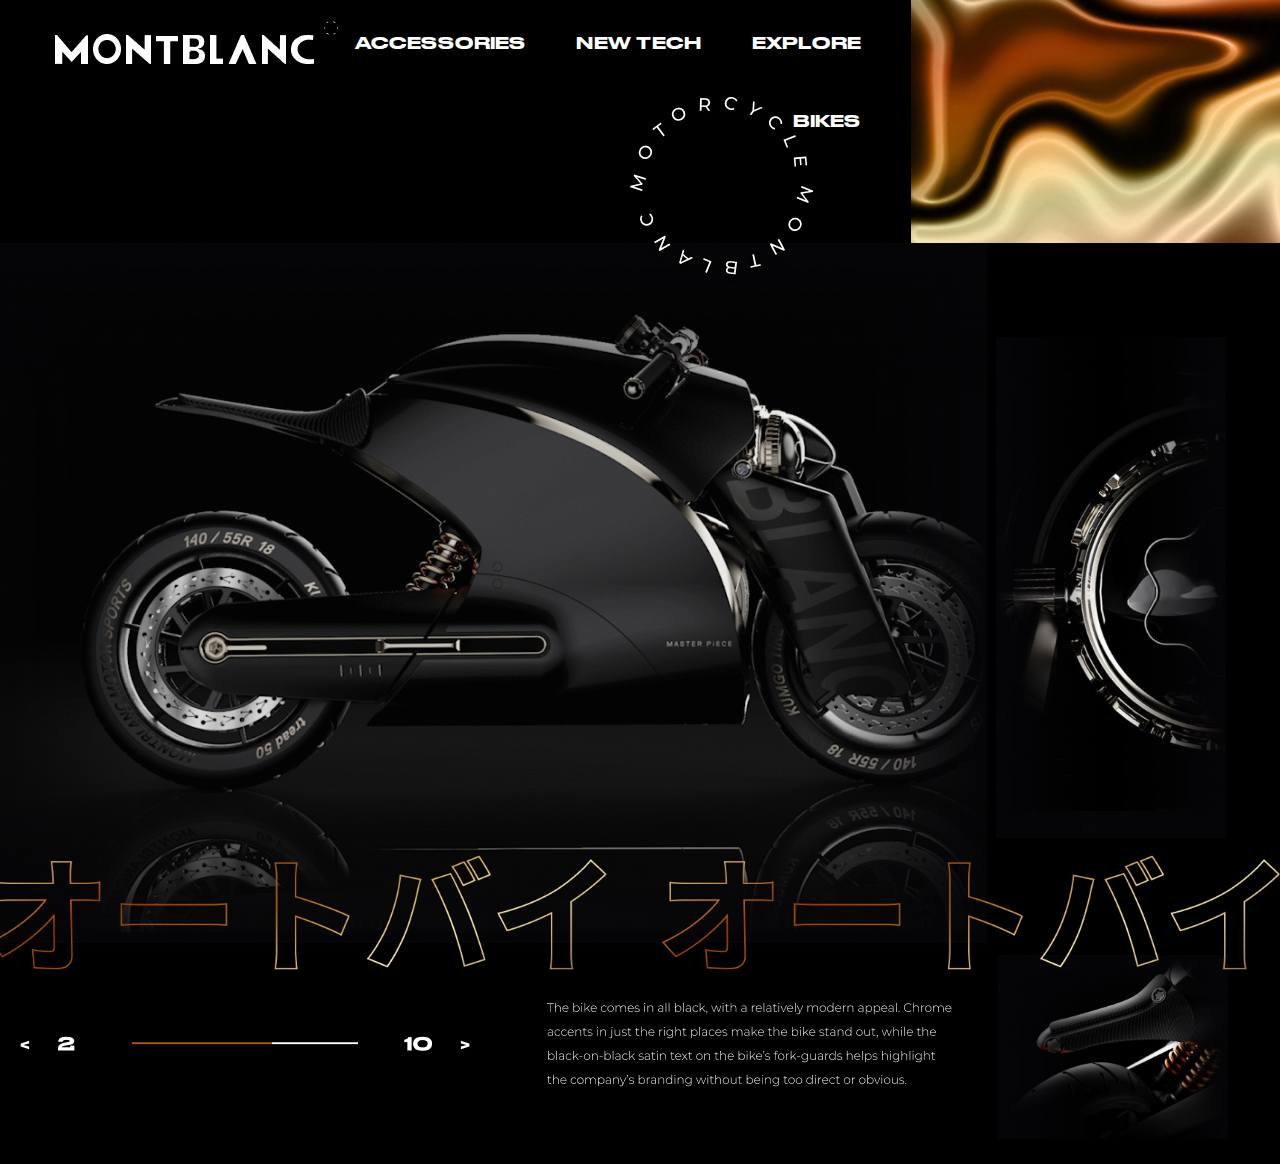
<file: HTMLKB/index.html>
<!DOCTYPE html>
<html lang="en">
<head>
    <title>MONTBLANC</title>
    <link rel="stylesheet" href="assets/styles.css">
    <meta name="viewport" content="width=device-width, initial-scale=1.0">
    <meta charset="UTF-8">
</head>
<body class="outside">
            <div class="navigation">
                <img src="assets/img/logo.png" class="logo"> 
                <img src="assets/img/Gold.jpg" class="zlatna">
                <a href="">EXPLORE</a>
                <a href="">NEW TECH</a>
                <a href="">ACCESSORIES</a>
                <a href="">BIKES</a>
            </div>
                <div class="group">
                    <img src="assets/img/photo 1.png">
                    <img src="assets/img/circle.png" class="circle"> 
                    <img src="assets/img/photo 2.jpg" class="guma">
                    <div class="stats">
                        <div>
                            <a class="sidetext">TOP SPEED</a>
                            <br>
                            <a class="smalltext">6-SPEED CONSTANT-MESH</a>
                            <br>
                            <a class="bigtext">169 MPH</a>
                            <br>
                            <a class="smalltext">272 KM/H</a>
                            <br>
                        </div>
                        <div>
                            <a class="sidetext">POWER</a>
                            <br>
                            <a class="smalltext">121 KW</a>
                            <br>
                            <a class="bigtext">162 HP</a>
                            <br>
                            <a class="smalltext">9.250 RPM</a>
                            <br>
                        </div>
                        <div>
                            <a class="sidetext">TORQUE</a>
                            <br>
                            <a class="smalltext">8.800 RPM</a>
                            <br>
                            <a class="bigtext">130.5 N·M</a>
                            <br>
                            <a class="smalltext">96.3 LBF-FT</a>
                            <br>
                        </div>
                        <div>
                            <a class="sidetext">FUEL CAPACITY</a>
                            <br>
                            <a class="smalltext">4.5 US GAL</a>
                            <br>
                            <a class="bigtext">17 L</a>
                            <br>
                            <a class="smalltext">3.7 IMP GAL</a>
                        </div>
                    </div>
                    <img src="assets/img/VECTOR.png" class="vector">
                </div>

                <div>
                    <img src="assets/img/Info block.png" class="info">
                    <img src="assets/img/photo 3.jpg" class="motor">
                </div>
</body>

</html>
</file>
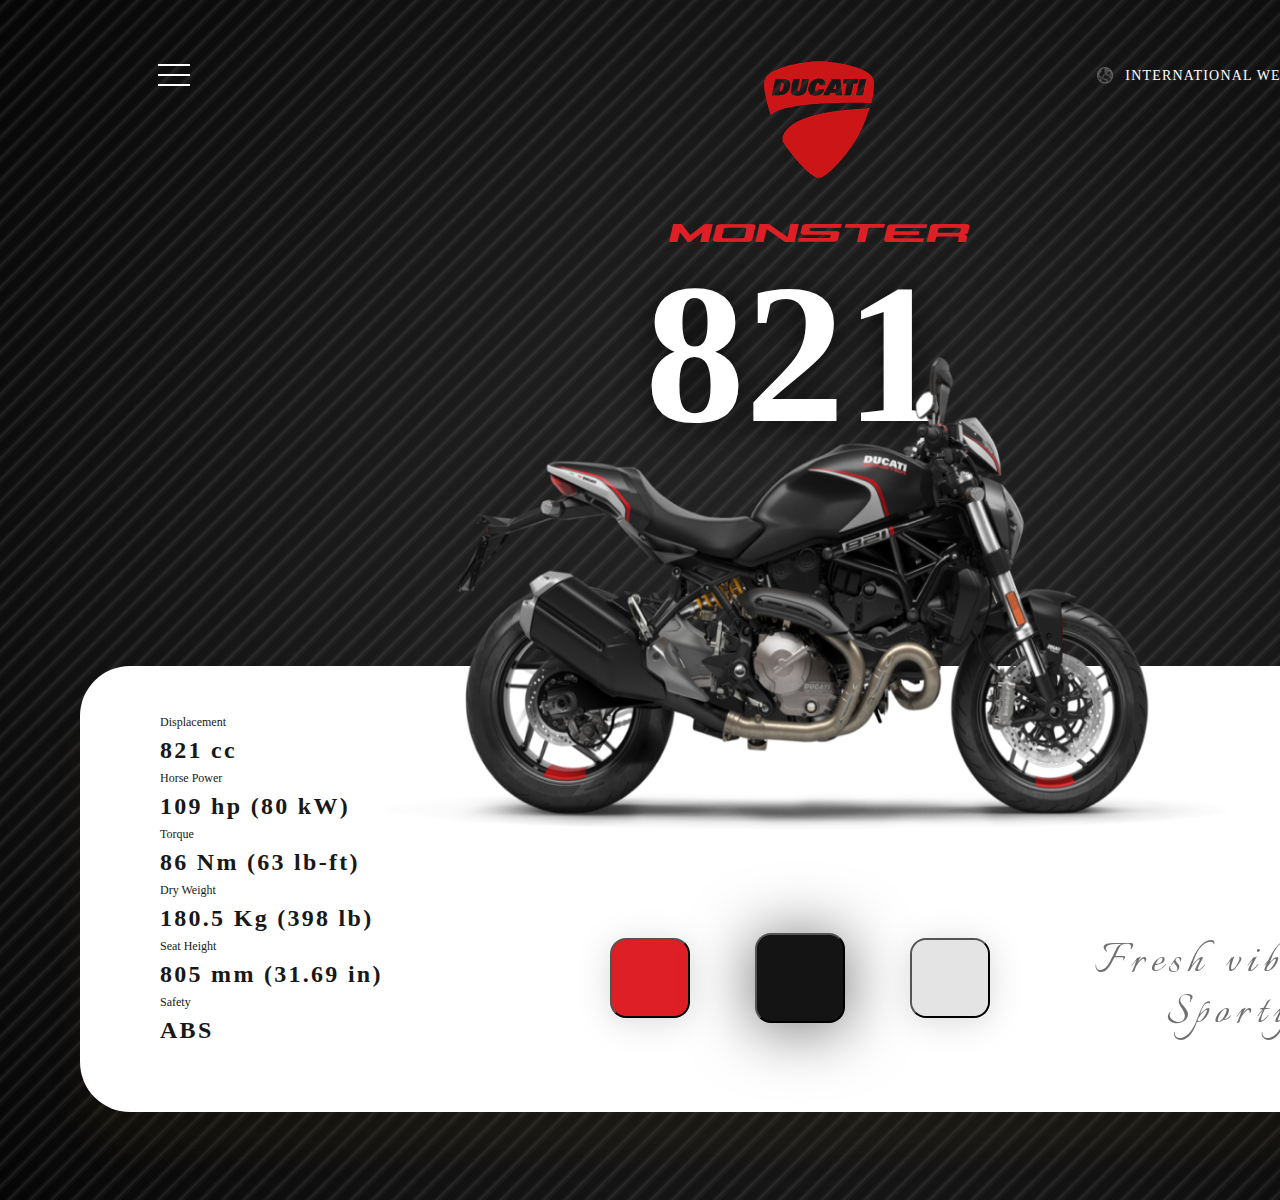
<file: KarloB Test/index.html>
<!DOCTYPE html>
<html lang="en">
<head>
    <title>DUCATI MONSTER</title>
    <link rel="stylesheet" href="assets/styles.css">
    <meta name="viewport" content="width=device-width, initial-scale=1.0">
    <meta charset="UTF-8">
</head>
<body>
        <img src="assets/img/Menu.png" class="menu">
        <img src="assets/img/ducati_id 1.png" class="logo">
    
        <div class="nav">
            <img src="assets/img/ww 1.png">
            <p class="navtext">INTERNATIONAL WEBSITE | MY DUCATI</p>
        </div>
    <img src="assets/img/Monster-MY18-01-Model-Preview-Logotipo 1.png" class="monsterlogo">
    <p class="bignumber">821</p>
    <img src="assets/img/m821stea-sb-light 1.png" class="motor">
    <div class="container"></div>
    <div class="info">
        <p class="smallstats">Displacement</p>
        <p class="bigstats">821 cc</p>
        <p class="smallstats">Horse Power</p>
        <p class="bigstats">109 hp (80 kW)</p>
        <p class="smallstats">Torque</p>
        <p class="bigstats">86 Nm (63 lb-ft)</p>
        <p class="smallstats">Dry Weight</p>
        <p class="bigstats">180.5 Kg (398 lb)</p>
        <p class="smallstats">Seat Height</p>
        <p class="bigstats">805 mm (31.69 in)</p>
        <p class="smallstats">Safety</p>
        <p class="bigstats">ABS</p>
    </div>
    <button class="buttonred">
        <div class="colorred">
        </div>
    </button>
    <button class="buttonblack">
        <div class="colorblack">
        </div>
    </button>
    <button class="buttongray">
        <div class="colorgray"></div>
    </button>
    <p class="italianno">Fresh vibes <br>  &emsp; Sporty soul.</p>





</body>
</html>
</file>
<file: HTMLKB/assets/styles.css>
@font-face{
    src: url(DrukWide-Medium.ttf);
    font-family: DrukWide;
}
*{
    padding: 0;
    margin:0;
}
body{
    font-family: DrukWide;
}

.outside{
    background-color: black;
}
.navigation{
    color: white;
    padding-left: 50px;
}
.navigation a{
    font-family: DrukWide;
    font-size: 12pt;
    float: right;
    padding-top: 35px;
    padding-right: 50px;
}
.logo{
    padding-top: 20px;
}
.zlatna{
    float: right;
    width: 30%;
    height: 30%;
    top: 0;
}
.navigation a:link,.navigation  a:visited,.navigation a:hover,.navigation a:active{
    color: white;
    text-decoration: none;
}
.motorcycle{
    position: relative;
}
.circle{
    position: absolute;
    top:2%;
    right: 36%;
}
.stats{
    margin-right: -440px;
    margin-top: 220px;
    display: block;
    float: right;
}
.smalltext{
    color:white;
    font-size: 6pt;
}
.sidetext{
    color:#3F3E44;
    position: absolute;
    transform: rotate(-90deg);
    margin-left:-220px;
    padding-right: 120px;
    padding-left: 180px;
    margin-top: 70px;
    font-size: 8pt;
    text-align: center;
}
.bigtext{
    font-size: 16pt;
    color: white;
}
.guma{
    margin-right: -500px;
    margin-top: -500px;
    width: 18%;
    padding-bottom: 113px;
}
.group{
    position: relative;
}
.vector{
    margin-top: -10%;
    width: 100%;
}
.motor{
    width:18%;
    padding-bottom: 20px;
    padding-left: 40px;
    margin-top:-20px;
}
.info{
    padding-bottom: 70px;
    padding-left:20px;
}
</file>
<file: KarloB Test/assets/styles.css>
@import url('https://fonts.googleapis.com/css2?family=Italianno&display=swap');
*{
    margin: 0;
    padding: 0;
}
body{
    background-image:url('img/BG58-01\ 1.png');
    background-repeat: no-repeat;
    width: 1600px;
    height: 1200px;
    max-width: 1600px;
    max-height: 1200px;
    min-width: 1600px;
    min-height: 1200px;
}
.menu{
    padding-left: 158px;
    padding-top: 64px;
    width: 32px;
    height: 22px;
    position: absolute;
}
.logo{
    padding-left: 764px;
    padding-top: 61px;
    width: 110px;
    height: 117px;
    position: absolute;
}
.nav{
    display: flex;
    float: right;
    width: 348px;
    height: 17px;
    margin-top: 67px;
    margin-right: 158px;
}
.navtext{
    padding-left: 9px;
    font-family: Lato;
    font-style: normal;
    font-weight: 500;
    font-size: 14px;
    line-height: 17px;
    color: #FFFFFF;
    letter-spacing: 0.085em;
}
.monsterlogo{
    position: absolute;
    width: 322px;
    height: 20px;
    left: 658px;
    top: 223px;
}
.bignumber{
    position: absolute;
    width: 349px;
    height: 240px;
    left: 645px;
    top: 234px;

    font-family: Lato;
    font-style: normal;
    font-weight: 900;
    font-size: 200px;
    line-height: 240px;
    color: #FFFFFF;
    text-shadow: 0px 4px 32px rgba(0, 0, 0, 0.6);
}
.motor{
    position: absolute;
    width: 1050px;
    height: 650px;
    left: 275px;
    top: 243px;
    z-index: 10;
}
.container{
    position: absolute;
    width: 1440px;
    height: 446px;
    left: 80px;
    top: 666px;
    background: #FFFFFF;
    box-shadow: 0px 40px 30px rgba(60, 49, 13, 0.15);
    border-radius: 50px;
}
.info{
    position: absolute;
    width: 238px;
    height: 333px;
    left: 160px;
    top: 710px;
}
.buttonred{
    position: absolute;
    width: 80px;
    height: 80px;
    left: 610px;
    top: 938px;
    filter: drop-shadow(0px 4px 16px rgba(0, 0, 0, 0.15));
    background-color: #DF1F26;
    border-radius: 16px;
}
.colorred{
    position: absolute;
    left: 0%;
    right: 0%;
    top: 0%;
    bottom: 0%;
    background: #DF1F26;
    border-radius: 16px;
}
.buttonblack{
    position: absolute;
    width: 90px;
    height: 90px;
    left: 755px;
    top: 933px;
    filter: drop-shadow(0px 4px 32px rgba(0, 0, 0, 0.6));
    background: #141414;
    border-radius: 16px;
}
.colorblack{
    position: absolute;
    left: 0%;
    right: 0%;
    top: 0%;
    bottom: 0%;
    background: #141414;
    border-radius: 16px;
}
.buttongray{
    position: absolute;
width: 80px;
height: 80px;
left: 910px;
top: 938px;
filter: drop-shadow(0px 4px 16px rgba(0, 0, 0, 0.15));
background: #E4E4E4;
    border-radius: 16px;

}
.colorgray{
    position: absolute;
    left: 0%;
    right: 0%;
    top: 0%;
    bottom: 0%;
    
    
    background: #E4E4E4;
    border-radius: 16px;
}
    
.smallstats{
    font-family: Lato;
    font-style: normal;
    font-weight: 300;
    font-size: 12px;
    line-height: 24px;
    color: #181818;
}
.bigstats{
    font-family: Lato;
    font-style: normal;
    font-weight: 900;
    font-size: 24px;
    line-height: 32px;
    letter-spacing: 0.095em;
    color: #181818;
}
.italianno{
    position: absolute;
    width: 341px;
    height: 102px;
    left: 1094px;
    top: 937px;
    font-family: Italianno;
    font-style: normal;
    font-weight: normal;
    font-size: 50px;
    line-height: 51px;
    letter-spacing: 0.135em;
    color: #707070;
}
</file>
